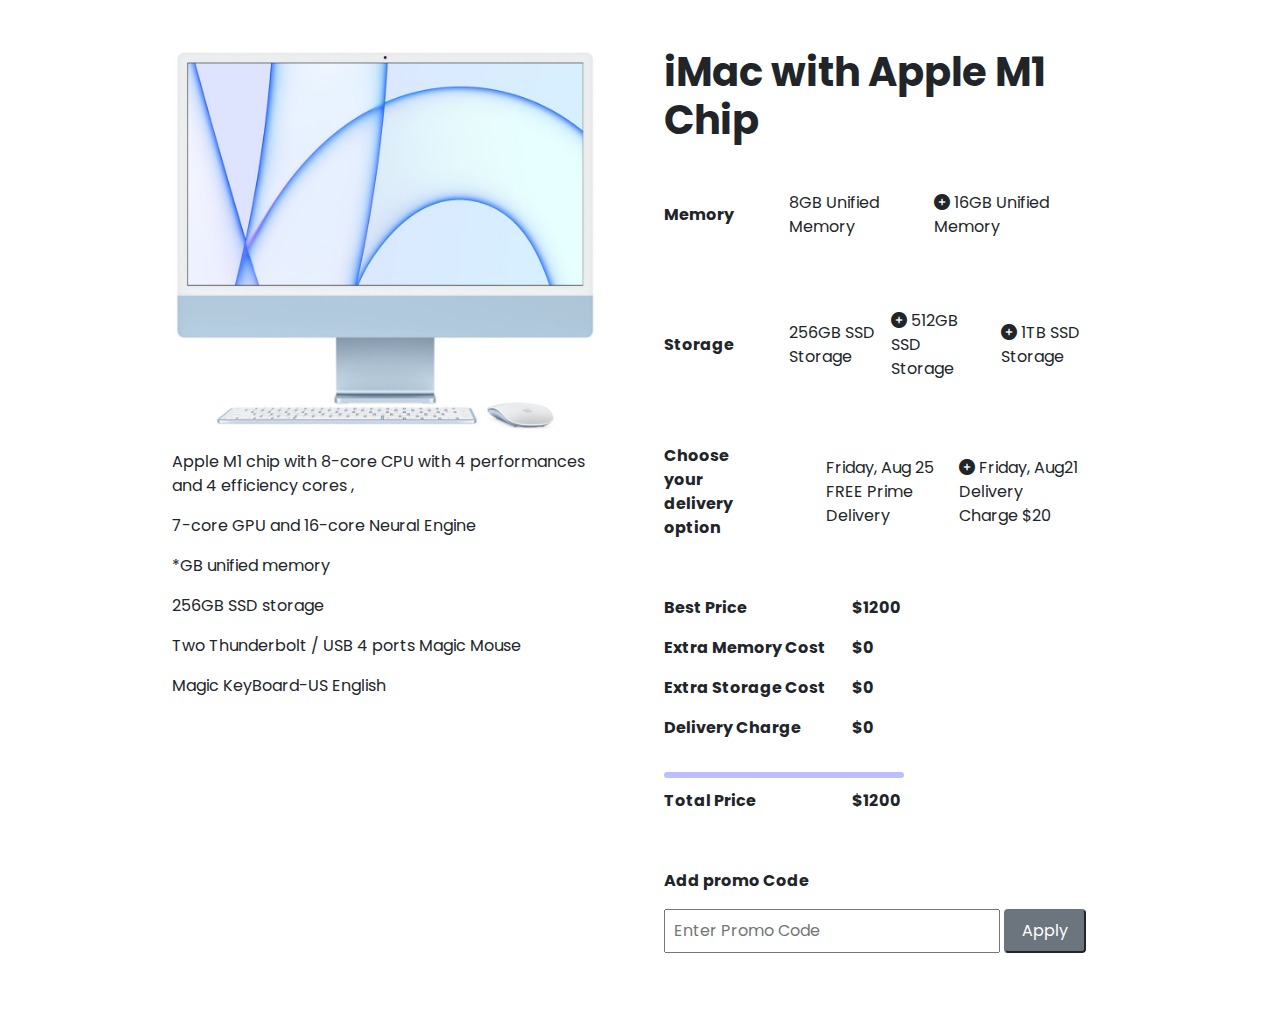
<file: pc-builder-dom-main/index.html>
<!DOCTYPE html>
<html lang="en">

<head>
  <meta charset="UTF-8" />
  <meta http-equiv="X-UA-Compatible" content="IE=edge" />
  <meta name="viewport" content="width=device-width, initial-scale=1.0" />
  <link rel="shortcut icon" href="favicon.ico" type="image/x-icon">
  <title>DOM</title>

  <!-- -------Font awesome---------- -->
  <link rel="stylesheet" href="https://cdnjs.cloudflare.com/ajax/libs/font-awesome/6.0.0/css/all.min.css"
    integrity="sha512-9usAa10IRO0HhonpyAIVpjrylPvoDwiPUiKdWk5t3PyolY1cOd4DSE0Ga+ri4AuTroPR5aQvXU9xC6qOPnzFeg=="
    crossorigin="anonymous" referrerpolicy="no-referrer" />

  <!-- -------Bootstrap CSS stylesheet ---------- -->
  <link rel="stylesheet" href="css/bootstrap.min.css" />

  <!-- ---------Vanilla CSS---------------------  -->
  <link rel="stylesheet" href="css/styles.css" />
</head>

<body class="w-75 mx-auto">
  <header></header>
  <!-- ---------------------------------Main code starts here------------------------------  -->
  <main>
    <section class="container mt-5 mb-5">
      <article class="row gap-4">
        <!-------------------------- Image add section  ------------------------------------>
        <div class="col">
          <img src="images/mac.png" class="img-fluid" alt="" />
          <!-- --------------Specifications---------- -->

          <p class="mt-3">
          <p>
            Apple M1 chip with 8-core CPU with 4 performances and 4 efficiency cores ,
          </p>
          <p>
            7-core GPU and 16-core Neural Engine
          </p>
          <p>
            *GB unified memory
          </p>
          <p>
            256GB SSD storage
          </p>
          <p>
            Two Thunderbolt / USB 4 ports Magic Mouse
          </p>
          <p>
            Magic KeyBoard-US English
          </p>
          </p>
        </div>
        <!-- ----------Customization Section -------------- -->
        <div class="col mx-3">
          <!------------------- heading------------ -->

          <h1 class="fw-bold">iMac with Apple M1 Chip</h1>

          <!----------------------- Customization Options-------------------- -->

          <!-------------------- Customization buttons--------------- -->
          <div class="margin-top d-flex align-items-center">
            <p class="bold me-5">Memory</p>

            <p role="button" class="p4 button-style" id="eightGB">
              8GB Unified Memory
            </p>
            <p role="button" class="p4 button-style" id="sixteenGB">
              <i class="fa-solid fa-circle-plus"></i> 16GB Unified Memory
            </p>
          </div>
          <div class="margin-top d-flex align-items-center">
            <p class="bold me-5">Storage</p>

            <p role="button" class="p4 button-style" id="ssd1">
              256GB SSD Storage
            </p>
            <p role="button" class="p4 button-style" id="ssd2">
              <i class="fa-solid fa-circle-plus"></i> 512GB SSD Storage
            </p>
            <p role="button" class="p4 button-style" id="ssd3">
              <i class="fa-solid fa-circle-plus"></i> 1TB SSD Storage
            </p>
          </div>
          <div class="margin-top d-flex align-items-center">
            <p class="bold me-5">Choose your delivery option</p>
            
            <p role="button" class="p4 button-style" id="free-delivery">
              Friday, Aug 25 FREE Prime Delivery
            </p>
            <p role="button" class="p4 button-style" id="paid-delivery">
              <i class="fa-solid fa-circle-plus"></i> Friday, Aug21 Delivery Charge $20
            </p>
          </div>
          <!-- -----------Prices After Customization---------------------  -->
          <div class="margin-top row">
            <div class="col-5">
              <p class="bold">Best Price</p>
              <p class="bold">Extra Memory Cost</p>
              <p class="bold">Extra Storage Cost</p>
              <p class="bold">Delivery Charge</p>
            </div>
            <div class="col-2">
              <p class="bold">$<span id="best-price">1200</span></p>
              <p class="bold">$<span id="memory-cost">0</span></p>
              <p class="bold">$<span id="storage-cost">0</span></p>
              <p class="bold">$<span id="delivery-cost">0</span></p>
            </div>
            <div class="col-7">
              <hr class="bold-line" />
            </div>
          </div>
          <!-- -----------------Total Price -------------------- -->
          <div class="row reduce-margin">
            <div class="col-5">
              <p class="bold">Total Price</p>
            </div>
            <div class="col-2">
              <p class="bold">$<span id="total-price">1200</span></p>
            </div>
          </div>
          <!-- ----------promo code section-------------  -->
          <div class="row margin-top mb-3">
            <div class="flex">
              <p class="bold">Add promo Code</p>
              <input type="text" class="p-2" id="promo-input" placeholder="Enter Promo Code" />
              <button class="btn-secondary rounded py-2 px-3" id="apply-btn">Apply</button>
              <p class="text-success d-none" id="applied-text">Coupon applied</p>
              <p class="text-danger d-none">Couldn't apply coupon</p>
            </div>
          </div>
        </div>
      </article>
    </section>
  </main>

  <!-- -----------Bootstrap Javascript  -------------------->
  <script src="js/bootstrap.bundle.min.js"></script>
  <!-- -----------vanilla Javascript ------------------------ -->
  <script src="js/app.js"></script>
</body>

</html>
</file>
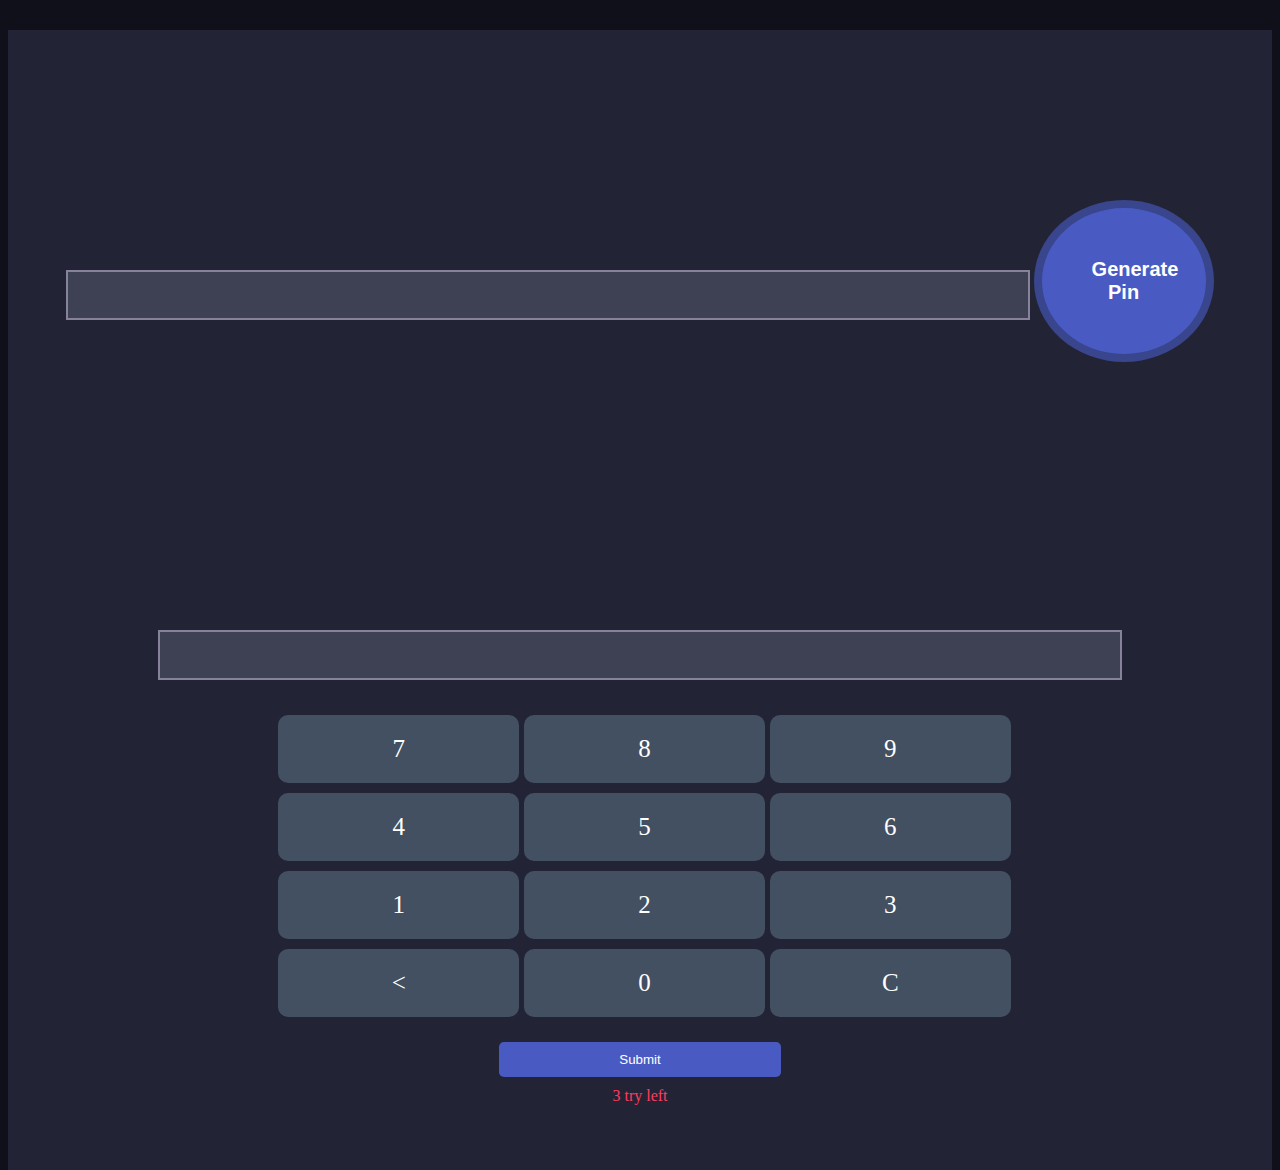
<file: pin-matcher-master/index.html>
<!DOCTYPE html>
<html lang="en">
<head>
    <meta charset="UTF-8">
    <meta name="viewport" content="width=device-width, initial-scale=1.0">
    <title>Pin Generator</title>
    <link rel="stylesheet" href="https://stackpath.bootstrapcdn.com/bootstrap/4.5.0/css/bootstrap.min.css" integrity="sha384-9aIt2nRpC12Uk9gS9baDl411NQApFmC26EwAOH8WgZl5MYYxFfc+NcPb1dKGj7Sk" crossorigin="anonymous">
    <link rel="stylesheet" href="style.css">
</head>
<body>
    <div class="container">
        <div class="row">
            <div class="col-md-6">
                <div class="pin-generator half-width">
                    <input id="display-pin" class="form-control" type="text">
                    <button onclick="generatePin()" class="generate-btn">Generate Pin</button>
                </div>
            </div>
            <div class="col-md-6">
                <div class="input-section half-width">
                    <input id="typed-numbers" class="form-control" type="text">
                    <div class="numbers">
                        <div id="key-pad" class="calc-body">
                            <div class="calc-button-row">
                              <div class="button">7</div>
                              <div class="button">8</div>
                              <div class="button">9</div>
                            </div>
                            <div class="calc-button-row">
                              <div class="button">4</div>
                              <div class="button">5</div>
                              <div class="button">6</div>
                            </div>
                            <div class="calc-button-row">
                              <div class="button">1</div>
                              <div class="button">2</div>
                              <div class="button">3</div>
                            </div>
                            <div class="calc-button-row">
                                <div class="button">&lt;</div>
                                <div class="button">0</div>
                                <div class="button">C</div>
                            </div>
                            <div>
                                <button onclick="submitVerify()" type="submit" class="submit-btn">Submit</button>
                                <p class="action-left">3 try left</p>
                            </div>
                    </div>
                </div>
            </div>
        </div>
        <div class="notify-section">
            <p id="error" class="notify">❌ Pin Didn't Match, Please try again</p>
            <p id="success" class="notify">✅ Pin Matched... Secret door is opening for you</p>
        </div>
    </div>

    <script src="js/app.js"></script>
</body>
</html>
</file>
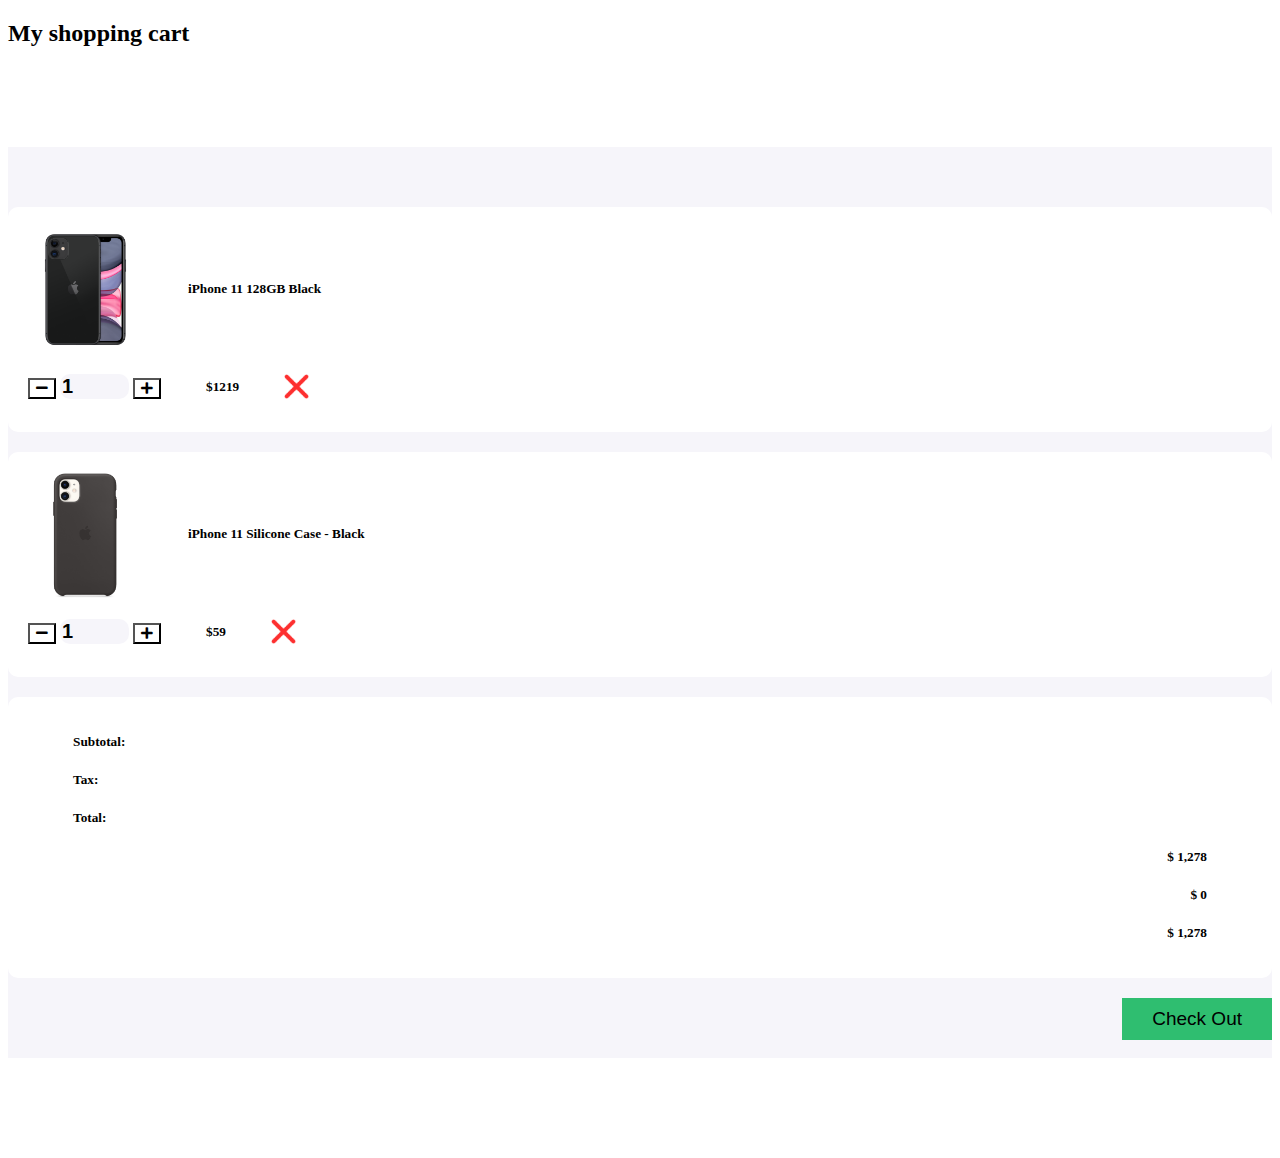
<file: practice-project/index.html>
<!DOCTYPE html>
<html>
	<head>
		<title>Shopping Cart</title>
		<meta charset="utf-8" />
		<meta name="viewport" content="width=device-width, initial-scale=1" />
		<link
			href="https://cdn.jsdelivr.net/npm/bootstrap@5.0.2/dist/css/bootstrap.min.css"
			rel="stylesheet"
			integrity="sha384-EVSTQN3/azprG1Anm3QDgpJLIm9Nao0Yz1ztcQTwFspd3yD65VohhpuuCOmLASjC"
			crossorigin="anonymous"
		/>
		<link
			href="https://cdnjs.cloudflare.com/ajax/libs/font-awesome/5.11.2/css/all.css"
			rel="stylesheet"
		/>
		<link href="style.css" rel="stylesheet" />
	</head>

	<body>
		<section>
			<div class="container">
				<h2>My shopping cart</h2>
				<div class="cart">
					<div class="col-md-12 col-lg-10 mx-auto">
						<div class="cart-item">
							<div class="row">
								<div class="col-md-7 center-item">
									<img src="images/product-1.png" alt="" />
									<h5>iPhone 11 128GB Black</h5>
								</div>

								<div class="col-md-5 center-item">
									<div class="input-group number-spinner">
										<button id="phone-minus" class="btn btn-default">
											<i class="fas fa-minus"></i>
										</button>
										<input
											id="phone-number"
											type="number"
											min="0"
											class="form-control text-center"
											value="1"
										/>
										<button id="phone-plus" class="btn btn-default">
											<i class="fas fa-plus"></i>
										</button>
									</div>
									<h5>$<span id="phone-total">1219</span></h5>
									<img src="images/remove.png" alt="" class="remove-item" />
								</div>
							</div>
						</div>

						<div class="cart-item">
							<div class="row">
								<div class="col-md-7 center-item mx-auto">
									<img src="images/product-2.png" alt="" />
									<h5>iPhone 11 Silicone Case - Black</h5>
								</div>
								<div class="col-md-5 center-item">
									<div class="input-group number-spinner">
										<button id="case-minus" class="btn btn-default">
											<i class="fas fa-minus"></i>
										</button>
										<input
											id="case-number"
											type="number"
											min="0"
											class="form-control text-center"
											value="1"
										/>
										<button id="case-plus" class="btn btn-default">
											<i class="fas fa-plus"></i>
										</button>
									</div>
									<h5>$<span id="case-total">59</span></h5>
									<img src="images/remove.png" alt="" class="remove-item" />
								</div>
							</div>
						</div>

						<div class="cart-item">
							<div class="row">
								<div class="col-md-8">
									<h5>Subtotal:</h5>
									<h5>Tax:</h5>
									<h5>Total:</h5>
								</div>

								<div class="col-md-4 status">
									<h5>$ <span id="sub-total">1,278</span></h5>
									<h5>$ <span id="tax-amount">0</span></h5>
									<h5>$ <span id="total-price">1,278</span></h5>
								</div>
							</div>
						</div>
						<div class="col-md-12 pt-4 pb-4">
							<button type="button" class="btn btn-success check-out">
								Check Out
							</button>
						</div>
					</div>
				</div>
			</div>
		</section>

		<script src="app.js"></script>
	</body>
</html>
</file>
<file: pc-builder-dom-main/css/styles.css>
/* -------------------------google font ------------------------- */
@import url('https://fonts.googleapis.com/css2?family=Poppins&display=swap');

/* --------------------------Common Utilities ---------------------------*/
body {
    font-family: 'Poppins', sans-serif;
}

/* ---------------------Customization section -------------------------- */
.margin-top{
    margin-top: 40px;
}
.bold{
    font-weight: 700;
}

.reduce-margin{
    margin-top: -5px;
}

.bold-line{
    border: 3px solid blue;
    border-radius: 5px;
}

.button-style{
    border-radius: 6px;
    padding: 7px;
}
.button-style:hover{
    background-color: cornflowerblue;
    color: white;
}
/* --------------------End---------------------- */
</file>
<file: pin-matcher-master/style.css>
* {
	box-sizing: border-box;
}
body {
	background: #10101b;
	height: 100vh;
}
.container {
	margin-top: 30px;
}

.half-width {
	height: 570px;
	background: #222436;
	padding: 30px;
	text-align: center;
}
.generate-btn {
	margin-top: 140px;
	width: 180px;
	padding: 50px;
	border-radius: 50%;
	border: 8px solid #39458c;
	background-color: #495bc3;
	color: #ffffff;
	font-weight: bold;
	font-size: 20px;
	text-align: center;
}
.generate-btn:focus {
	outline: none;
	box-shadow: none;
}

input[type="text"] {
	background-color: #3d4153;
	padding: 10px 0px;
	color: #ffffff;
	width: 80%;
	margin: 0 auto;
	border: 2px solid #858299;
	height: 50px;
	padding: 10px;
}
input[type="text"]:focus {
	background-color: #3d4153;
	color: #fff;
	font-size: 20px;
}
.numbers {
	margin: 30px 0;
}

.calc-typed {
	margin-top: 20px;
	font-size: 45px;
	text-align: right;
	color: #fff;
}

.calc-button-row {
	width: 100%;
}

.button {
	width: 20%;
	background: #425062;
	color: #fff;
	padding: 20px 0;
	margin: 5px;
	display: inline-block;
	font-size: 25px;
	text-align: center;
	vertical-align: middle;
	margin-right: -4px;
	border-radius: 10px;
	cursor: pointer;
}
.blink-me {
	color: #e0b612;
}
.submit-btn {
	border: none;
	margin-top: 20px;
	padding: 10px 120px;
	border-radius: 5px;
	background: #495bc3;
	color: #fff;
}
.notify {
	color: #fff;
	text-align: center;
	margin: 0 auto;
	background: #222436;
	margin-top: 20px;
	border-radius: 15px;
	padding: 5px 20px;
	display: none;
}
.notify-section {
	width: 35%;
	margin: 0 auto;
}
.action-left {
	color: #ff3c5f;
	margin-top: 10px;
}
</file>
<file: practice-project/style.css>
body {
	background: #fff;
}
.cart {
	margin: 100px 0;
	background-color: #f6f5fa;
	padding: 60px 0;
}
.total-price {
	padding-bottom: 15px;
}
.cart-item {
	background-color: #fff;
	border-radius: 10px;
	padding: 15px 20px;
	margin-bottom: 20px;
}
.center-item {
	display: flex;
	align-items: center;
	justify-content: flex-start;
}
.cart-item img {
	width: 115px;
}
.cart-item h5 {
	padding: 0 45px;
}
.cart-item .remove-item {
	width: 25px !important;
}
.btn-default {
	background-color: #fff;
}
.cart-item .form-control {
	background-color: #f6f5fa;
	border: none;
	width: 65px;
	border-radius: 10px !important;
	font-weight: 700;
	font-size: 20px;
}
.input-group {
	width: unset;
	flex-wrap: nowrap;
}
.status {
	text-align: right;
}
.check-out {
	float: right;
	padding: 10px 30px;
	font-size: 19px;
	background-color: #2fbe70;
	border: none;
}
</file>
